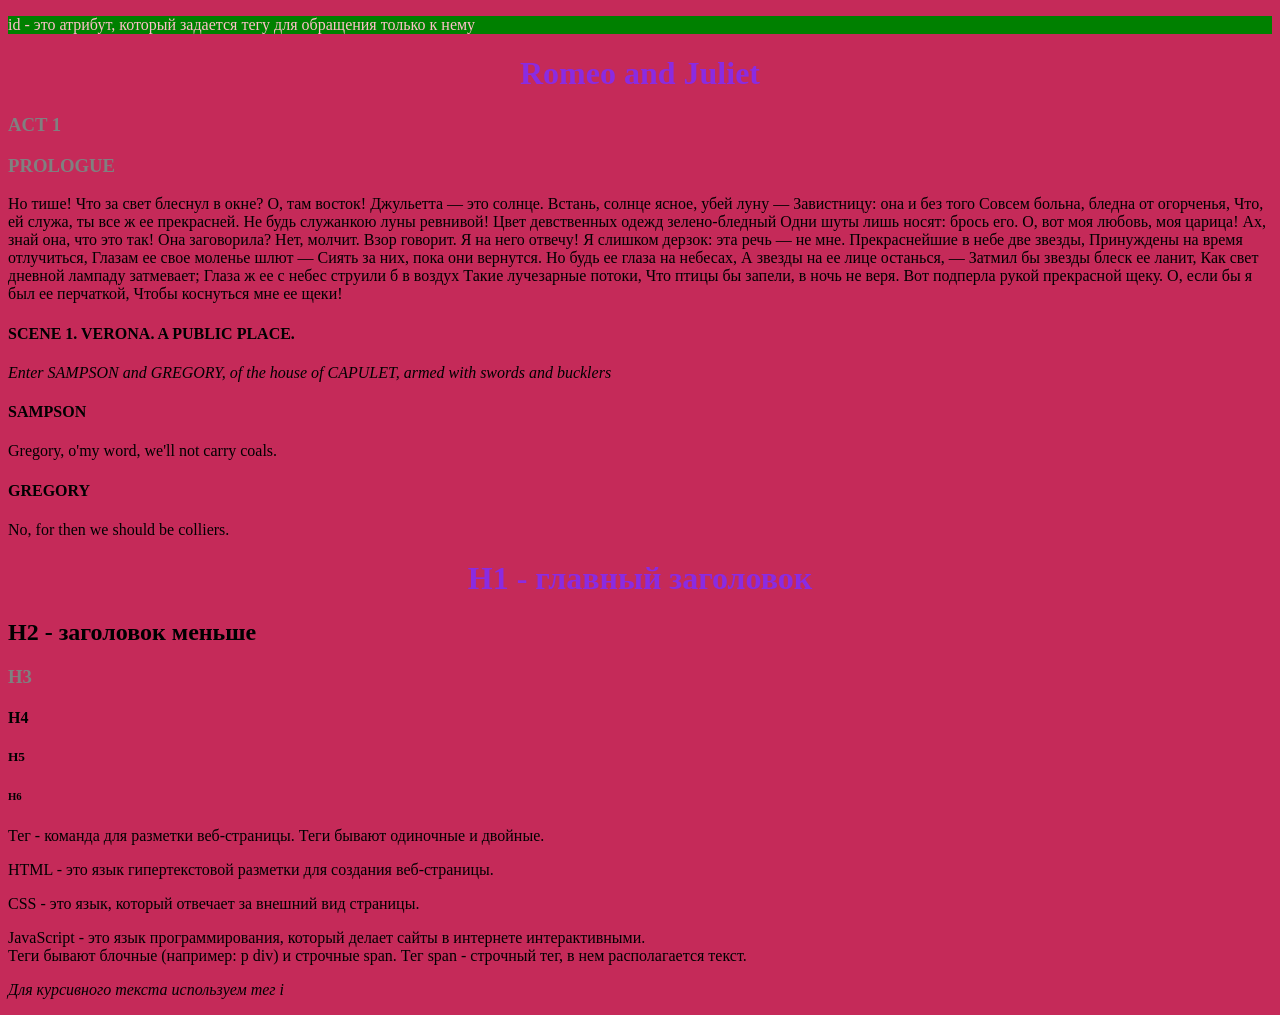
<file: 01-html-css-basics/index.html>
<!DOCTYPE html>
<html lang="ru">
<head>
    <meta charset="UTF-8">
    <meta name="viewport" content="width=device-width, initial-scale=1.0">
    <title>Разработка веб-страниц</title>
    <style>
        body {
            background: rgb(197, 42, 89);
        }
        h1 {
            color: blueviolet;
            text-align: center;
        }
        h3 {
            color: grey;
        }
        #myid1 {
            color: pink;
            background-color: green;
        }
    </style>
</head>
<body>
    <p id="myid1">id - это атрибут, который задается тегу для обращения только к нему</p>
 
    <h1>Romeo and Juliet</h1>
    <h3>ACT 1</h3>
    <h3>PROLOGUE</h3>
 
    <p>Но тише! Что за свет блеснул в окне?
        О, там восток! Джульетта — это солнце.
        Встань, солнце ясное, убей луну —
        Завистницу: она и без того
        Совсем больна, бледна от огорченья,
        Что, ей служа, ты все ж ее прекрасней.
        Не будь служанкою луны ревнивой!
        Цвет девственных одежд зелено-бледный
        Одни шуты лишь носят: брось его.
        О, вот моя любовь, моя царица!
        Ах, знай она, что это так!
        Она заговорила? Нет, молчит.
        Взор говорит. Я на него отвечу!
        Я слишком дерзок: эта речь — не мне.
        Прекраснейшие в небе две звезды,
        Принуждены на время отлучиться,
        Глазам ее свое моленье шлют —
        Сиять за них, пока они вернутся.
        Но будь ее глаза на небесах,
        А звезды на ее лице останься, —
        Затмил бы звезды блеск ее ланит,
        Как свет дневной лампаду затмевает;
        Глаза ж ее с небес струили б в воздух
        Такие лучезарные потоки,
        Что птицы бы запели, в ночь не веря.
        Вот подперла рукой прекрасной щеку.
        О, если бы я был ее перчаткой,
        Чтобы коснуться мне ее щеки!</p>
 
    <h4>SCENE 1. VERONA. A PUBLIC PLACE.</h4>
 
    <p><i>Enter SAMPSON and GREGORY, of the house of CAPULET, armed with swords and bucklers</i></p>
 
    <h4>SAMPSON</h4>
    <p>Gregory, o'my word, we'll not carry coals.</p>
 
    <h4>GREGORY</h4>
    <p>No, for then we should be colliers.</p>
 
    <h1>H1 - главный заголовок</h1>
    <h2>H2 - заголовок меньше</h2>
    <h3>H3</h3>
    <h4>H4</h4>
    <h5>H5</h5>
    <h6>H6</h6>
 
    <p>Тег - команда для разметки веб-страницы. Теги бывают одиночные и двойные.</p>
    <p>HTML - это язык гипертекстовой разметки для создания веб-страницы.</p>
    <p>CSS - это язык, который отвечает за внешний вид страницы.</p>
    <div>JavaScript - это язык программирования, который делает сайты в интернете интерактивными.</div>
    <span>Теги бывают блочные (например: p div) и строчные span.</span>
    <span>Тег span - строчный тег, в нем располагается текст.</span>
 
    <p><i>Для курсивного текста используем тег i</i></p>
</body>
</html>
</file>
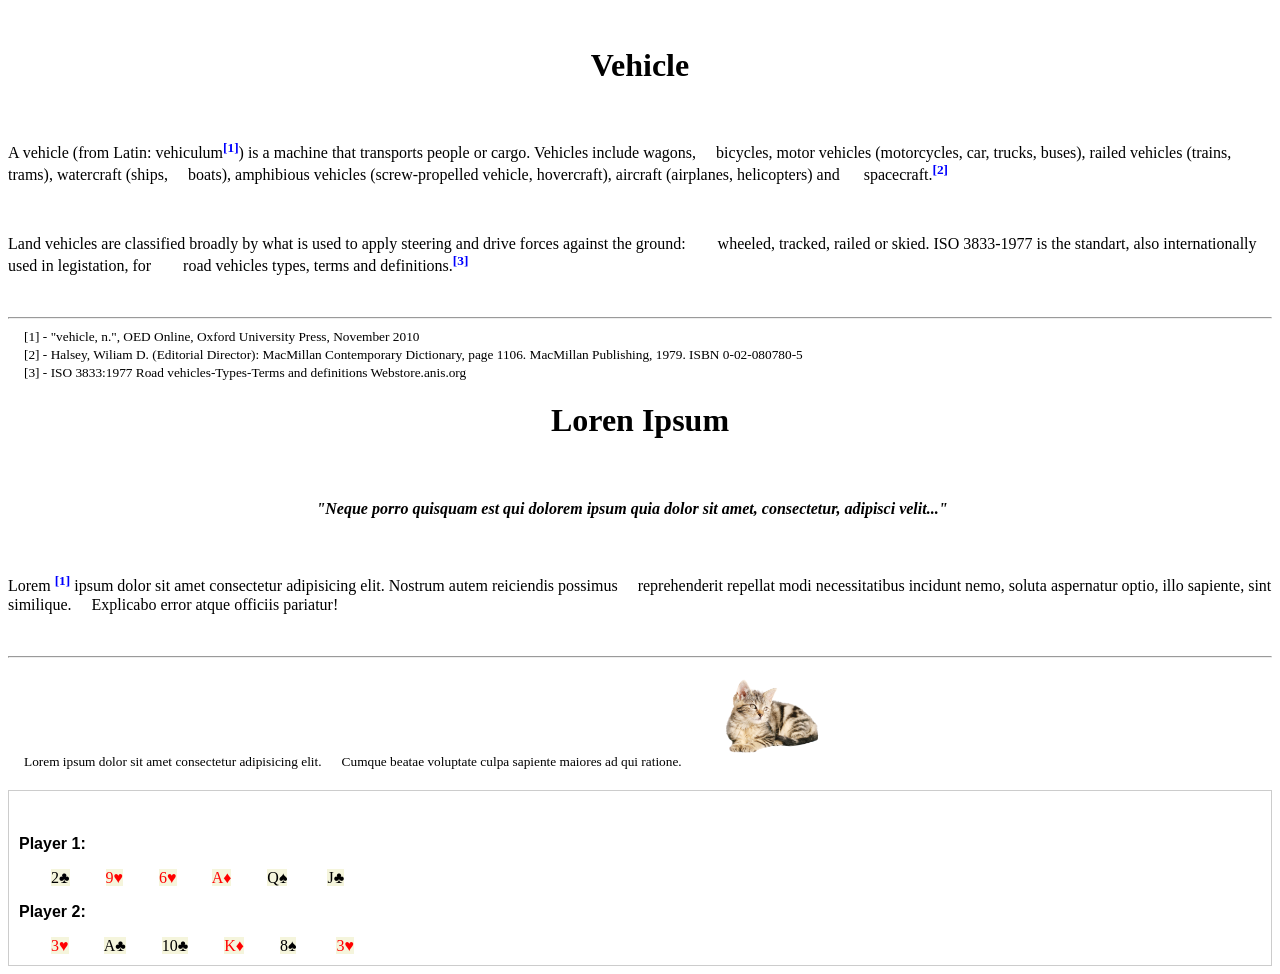
<file: 02-css-classes-and-images/index.html>
<!DOCTYPE html>
<html lang="ru">
<head>
    <meta charset="UTF-8">
    <meta name="viewport" content="width=device-width, initial-scale=1.0">
    <title>Vehicle & Lorem Ipsum</title>
    <!--Подключение CSS файла-->
    <link rel="stylesheet" href="style.css">
</head>
<body>
    <h1>Vehicle</h1>
    <p>A vehicle (from Latin: vehiculum<sup class="class_sup">[1]</sup>) is a machine that transports people or cargo. Vehicles include wagons,
    bicycles, motor vehicles (motorcycles, car, trucks, buses), railed vehicles (trains, trams), watercraft (ships,
    boats), amphibious vehicles (screw-propelled vehicle, hovercraft), aircraft (airplanes, helicopters) and 
    spacecraft.<sup class="class_sup">[2]</sup>
    </p>
 
    <p>Land vehicles are classified broadly by what is used to apply steering and drive forces against the ground:
       wheeled, tracked, railed or skied. ISO 3833-1977 is the standart, also internationally used in legistation, for
       road vehicles types, terms and definitions.<sup class="class_sup">[3]</sup>
    </p>
    <hr>
    <small>[1] - "vehicle, n.", OED Online, Oxford University Press, November 2010</small>
    <br>
    <small>[2] - Halsey, Wiliam D. (Editorial Director): MacMillan Contemporary Dictionary, page 1106. MacMillan Publishing, 1979. ISBN 0-02-080780-5</small>
    <br>
    <small>[3] - ISO 3833:1977 Road vehicles-Types-Terms and definitions Webstore.anis.org</small>
 
    <h1>Loren Ipsum</h1>
    <h4><i>"Neque porro quisquam est qui dolorem ipsum quia dolor sit amet, consectetur, adipisci velit..."</i>
    </h4>
 
    <p class="class2">Lorem <sup class="class_sup">[1]</sup> ipsum dolor sit amet consectetur adipisicing elit. Nostrum autem reiciendis possimus
    reprehenderit repellat modi necessitatibus incidunt nemo, soluta aspernatur optio, illo sapiente, sint similique.
    Explicabo error atque officiis pariatur!
    </p>
    <hr class="class2"> <!--Горизонтальная линия-->
    <small class="class2">Lorem ipsum dolor sit amet consectetur adipisicing elit.
     Cumque beatae voluptate culpa sapiente maiores ad qui ratione.
    </small>
 
    <img class="class2" src="cat.png" width="100px" height="100px" alt="Кот">
 
    <!--Карточные масти-->
    <div id="myid1">
        <p class="myclass1">Player 1:</p>
        <span class="myclass3">2♣</span>
        <span class="myclass2">9♥</span>
        <span class="myclass2">6♥</span>
        <span class="myclass2">A♦</span>
        <span class="myclass3">Q♠</span> 
        <span class="myclass3">J♣</span>
 
        <p class="myclass1">Player 2:</p>
        <span class="myclass2">3♥</span>
        <span class="myclass3">A♣</span>
        <span class="myclass3">10♣</span>
        <span class="myclass2">K♦</span>
        <span class="myclass3">8♠</span> 
        <span class="myclass2">3♥</span>
    </div>
</body>
</html>
</file>
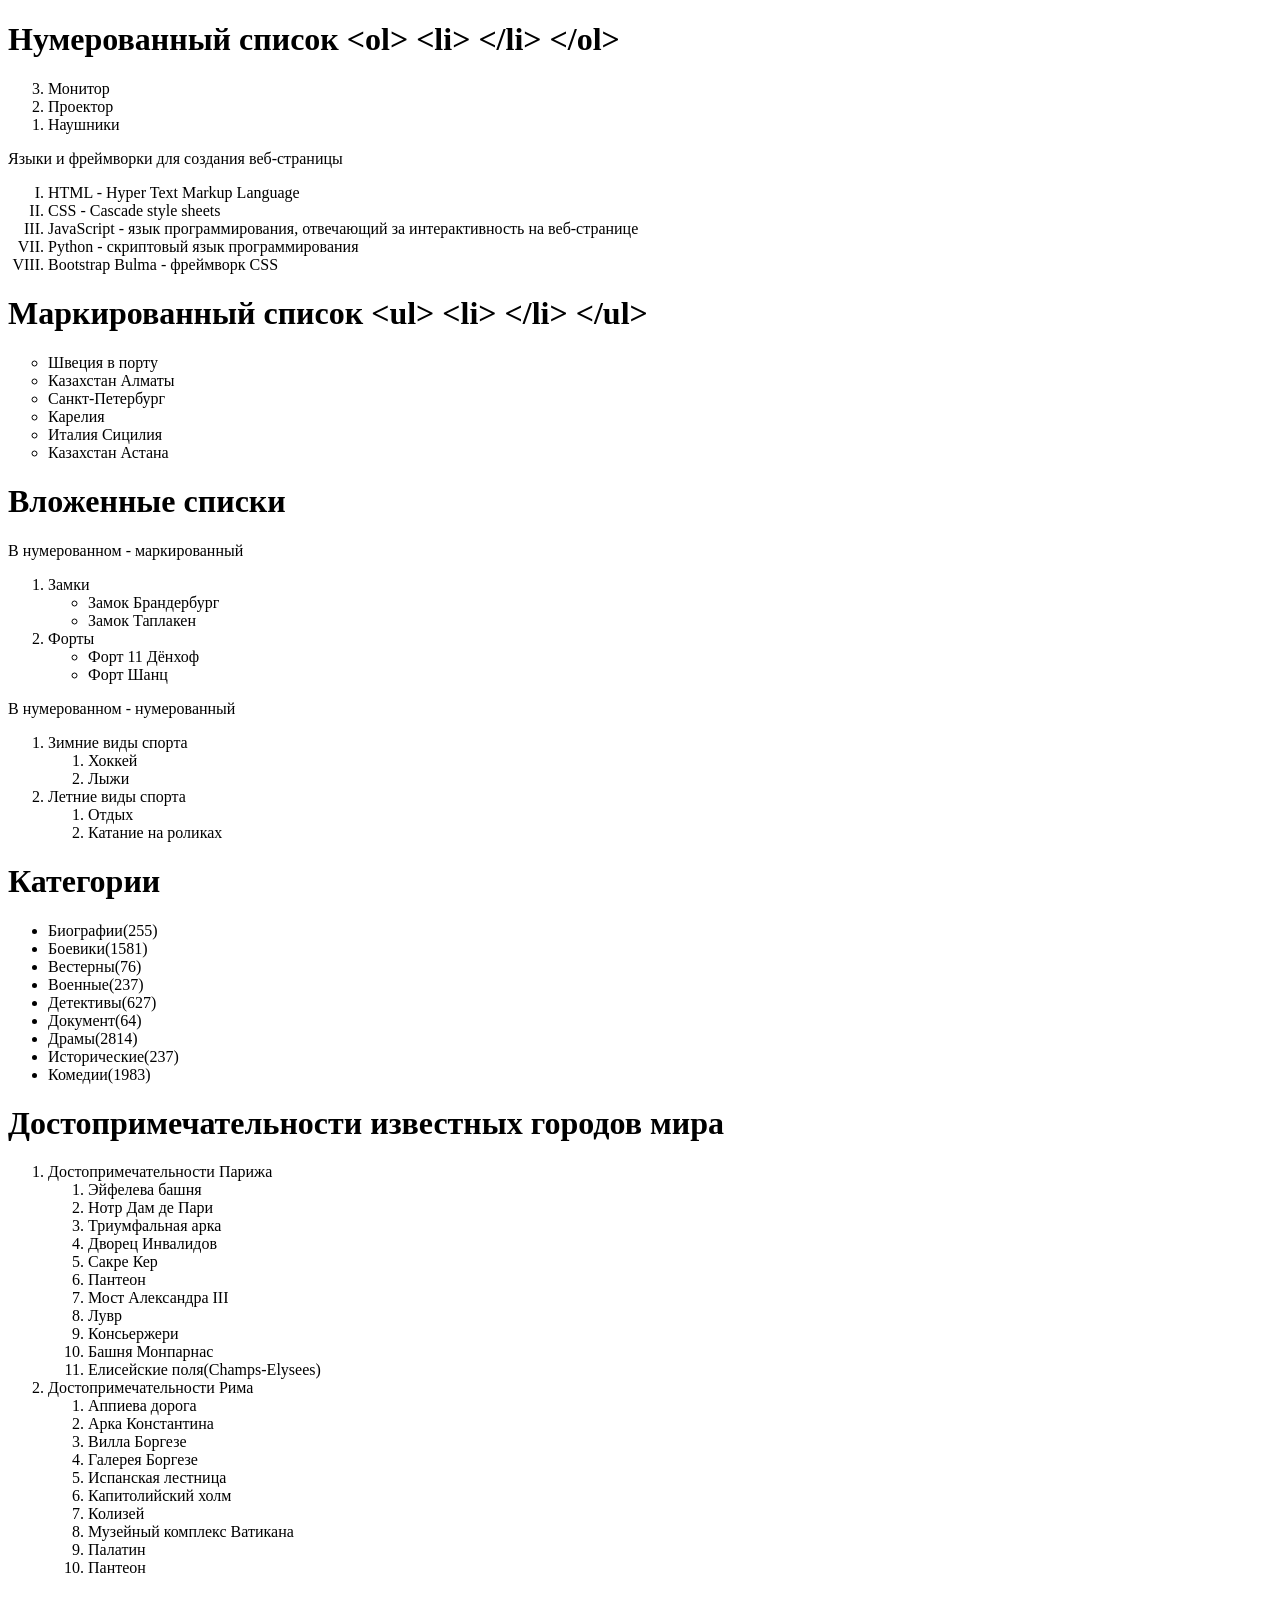
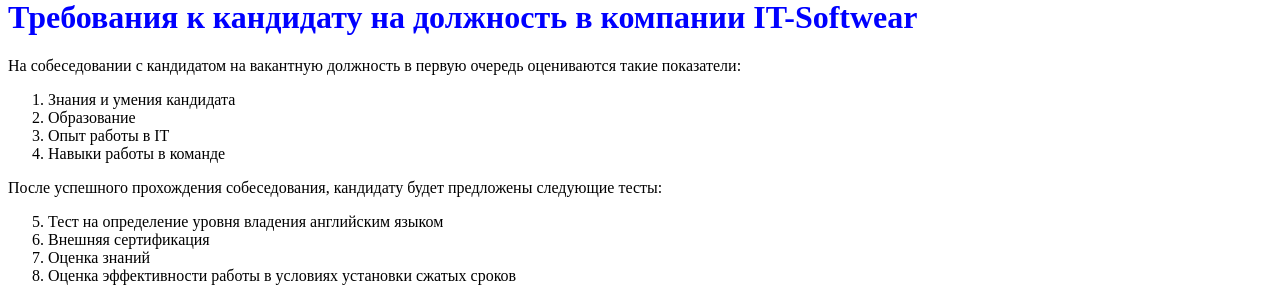
<file: 03-html-lists/index.html>
<!DOCTYPE html>
<html lang="ru">
<head>
    <meta charset="UTF-8">
    <meta name="viewport" content="width=device-width, initial-scale=1.0">
    <title>Нумерованные и маркированные списки</title>
    <link rel="stylesheet" href="style.css">
</head>
<body>
     <h1>Нумерованный список &lt;ol&gt; &lt;li&gt; &lt;/li&gt; &lt;/ol&gt;</h1>
     <ol reversed>
        <li>Монитор</li>
        <li>Проектор</li>
        <li>Наушники</li>
     </ol>
     <p>Языки и фреймворки для создания веб-страницы</p>
     <ol id="list1">
        <li>HTML - Hyper Text Markup Language</li>
        <li>CSS - Cascade style sheets</li>
        <li>JavaScript - язык программирования, отвечающий за интерактивность на веб-странице</li>
        <li value="7">Python - скриптовый язык программирования</li>
        <li>Bootstrap Bulma - фреймворк CSS</li>
     </ol>
     <h1>Маркированный список &lt;ul&gt; &lt;li&gt; &lt;/li&gt; &lt;/ul&gt;</h1>
     <ul id="list2">
        <li>Швеция в порту</li>
        <li>Казахстан Алматы</li>
        <li>Санкт-Петербург</li>
        <li>Карелия</li>
        <li>Италия Сицилия</li>
        <li>Казахстан Астана</li>
     </ul>
 
     <h1>Вложенные списки</h1>
     <p>В нумерованном - маркированный</p>
     <ol>
          <li>Замки
            <ul>
               <li>Замок Брандербург</li>
               <li>Замок Таплакен</li>
            </ul>
          </li>
          <li>Форты
            <ul>
               <li>Форт 11 Дёнхоф</li>
               <li>Форт Шанц</li>
            </ul>
          </li>
     </ol>
     <p>В нумерованном - нумерованный</p>
     <ol>
      <li>Зимние виды спорта
         <ol>
            <li>Хоккей</li>
            <li>Лыжи</li>
         </ol>
      </li>
      <li>Летние виды спорта
         <ol>
            <li>Отдых</li>
            <li>Катание на роликах</li>
         </ol>
      </li>
     </ol>
 
     <h1>Категории</h1>
     <ul id="list3">
      <li>Биографии(255)</li>
      <li>Боевики(1581)</li>
      <li>Вестерны(76)</li>
      <li>Военные(237)</li>
      <li>Детективы(627)</li>
      <li>Документ(64)</li>
      <li>Драмы(2814)</li>
      <li>Исторические(237)</li>
      <li>Комедии(1983)</li>
     </ul>
 
     <h1>Достопримечательности известных городов мира</h1>
     <ol>
      <li>Достопримечательности Парижа
       <ol>
         <li>Эйфелева башня</li>
         <li>Нотр Дам де Пари</li>
         <li>Триумфальная арка</li>
         <li>Дворец Инвалидов</li>
         <li>Сакре Кер</li>
         <li>Пантеон</li>
         <li>Мост Александра III</li>
         <li>Лувр</li>
         <li>Консьержери</li>
         <li>Башня Монпарнас</li>
         <li>Елисейские поля(Champs-Elysees)</li>
       </ol>
       </li>
       <li>Достопримечательности Рима
         <ol>
            <li>Аппиева дорога</li>
            <li>Арка Константина</li>
            <li>Вилла Боргезе</li>
            <li>Галерея Боргезе</li>
            <li>Испанская лестница</li>
            <li>Капитолийский холм</li>
            <li>Колизей</li>
            <li>Музейный комплекс Ватикана</li>
            <li>Палатин</li>
            <li>Пантеон</li>
         </ol>
       </li>
     </ol> <!-- Закрыли основной список городов -->
 
     <h1 id="list4">Требования к кандидату на должность в компании IT-Softwear</h1>
     <p>На собеседовании с кандидатом на вакантную должность в первую очередь оцениваются такие показатели:</p>
     <ol>
         <li>Знания и умения кандидата</li>
         <li>Образование</li>
         <li>Опыт работы в IT</li>
         <li>Навыки работы в команде</li>
     </ol>
     <p>После успешного прохождения собеседования, кандидату будет предложены следующие тесты:</p>
     <!-- Здесь должен быть список, а не просто теги li внутри p -->
     <ol>
         <li value="5">Тест на определение уровня владения английским языком</li>
         <li>Внешняя сертификация</li>
         <li>Оценка знаний</li>
         <li>Оценка эффективности работы в условиях установки сжатых сроков</li>
     </ol>
</body>
</html>
</file>
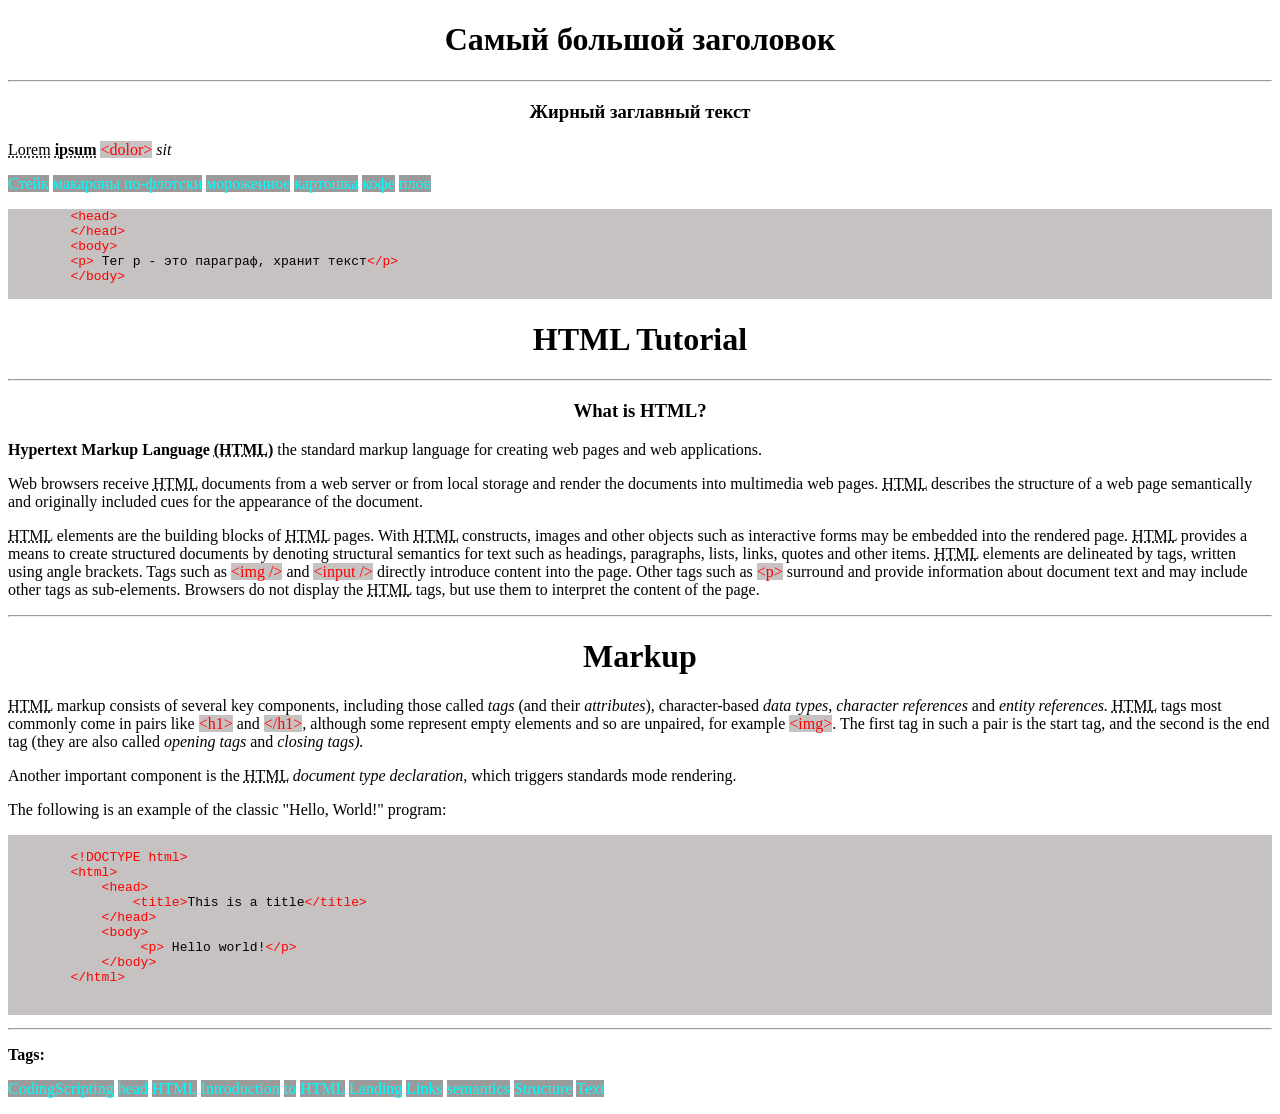
<file: 04-text-formatting/index.html>
<!DOCTYPE html>
<html lang="ru">
<head>
    <meta charset="UTF-8">
    <meta name="viewport" content="width=device-width, initial-scale=1.0">
    <title>Форматирование текста и работа со списками</title>
    <link rel="stylesheet" href="style.css">
</head>
<body>
    <h1>Самый большой заголовок</h1>
    <hr>
    <h3>Жирный заглавный текст</h3>
    <p>
        <span id="word1">Lorem</span> 
        <span id="word2">ipsum</span> 
        <span id="word3">&lt;dolor&gt;</span> 
        <i>sit</i> 
    </p>
    
    <p id="words">
        <span class="bgcolor">Стейк</span> 
        <span class="bgcolor">макароны по-флотски</span> 
        <span class="bgcolor">мороженное</span>
        <span class="bgcolor">картошка</span>
        <span class="bgcolor">кофе</span>
        <span class="bgcolor">плов</span>
    </p>
 
    <pre class="code1">
        &lt;head&gt;
        &lt;/head&gt;
        &lt;body&gt;
        &lt;p&gt;<span class="code-black"> Тег p - это параграф, хранит текст</span>&lt;/p&gt;
        &lt;/body&gt; 
    </pre>
    
    <h1>HTML Tutorial</h1>
    <hr>
    <h3>What is HTML?</h3>
    <p><span id="word4">Hypertext Markup Language</span> 
       <span id="word2"> (HTML)</span> the standard markup language for creating web pages and web applications.</p>
    
    <p>Web browsers receive 
       <span id="word5">HTML</span> 
       documents from a web server or from local storage and render the documents into multimedia web pages. 
       <span id="word5">HTML</span>
       describes the structure of a web page semantically and originally included cues for the appearance of the document.</p>
    
    <p><span id="word5">HTML</span>
       elements are the building blocks of 
       <span id="word5">HTML</span> pages. With 
       <span id="word5">HTML</span> constructs, images and other objects such as interactive forms may be embedded into the rendered page. 
       <span id="word5">HTML</span> provides a means to create structured documents by denoting structural semantics for text such as headings, paragraphs, lists, links, quotes and other items. 
       <span id="word5">HTML</span> elements are delineated by tags, written using angle brackets. Tags such as <span id="word3">&lt;img /&gt;</span> and <span id="word3">&lt;input /&gt;</span> directly introduce content into the page. Other tags such as <span id="word3">&lt;p&gt;</span> surround and provide information about document text and may include other tags as sub-elements. Browsers do not display the 
       <span id="word5">HTML</span> tags, but use them to interpret the content of the page.</p>
    
    <hr>
    <h1>Markup</h1>
    <p><span id="word5">HTML</span> markup consists of several key components, including those called <i>tags</i> (and their <i>attributes</i>), character-based <i>data types, character references</i> and <i>entity references.</i> 
       <span id="word5">HTML</span> tags most commonly come in pairs like <span id="word3">&lt;h1&gt;</span> and <span id="word3">&lt;/h1&gt;</span>, although some represent empty elements and so are unpaired, for example <span id="word3">&lt;img&gt;</span>. The first tag in such a pair is the start tag, and the second is the end tag (they are also called <i>opening tags</i> and <i>closing tags).</i></p>
    
    <p>Another important component is the 
       <span id="word5">HTML</span> <i>document type declaration,</i> which triggers standards mode rendering.</p>
    <p>The following is an example of the classic "Hello, World!" program:</p>
    
    <pre class="code1">
        <span id="word6">
        &lt;!DOCTYPE html&gt;
        &lt;html&gt;
            &lt;head&gt;
                &lt;title&gt;<span class="code-black">This is a title</span>&lt;/title&gt;
            &lt;/head&gt;
            &lt;body&gt;
                 &lt;p&gt; <span class="code-black">Hello world!</span>&lt;/p&gt;
            &lt;/body&gt;
        &lt;/html&gt;
        </span>
    </pre>
    
    <hr>
    <p><span id="word4">Tags:</span></p>
    <p id="words">
        <span class="bgcolor">CodingScripting</span> 
        <span class="bgcolor">head</span> 
        <span class="bgcolor">HTML</span>
        <span class="bgcolor">Introduction</span>
        <span class="bgcolor">to</span>
        <span class="bgcolor">HTML</span>
        <span class="bgcolor">Landing</span>
        <span class="bgcolor">Links</span>
        <span class="bgcolor">semantics</span>
        <span class="bgcolor">Structure</span>
        <span class="bgcolor">Text</span>
    </p>
</body>
</html>
</file>
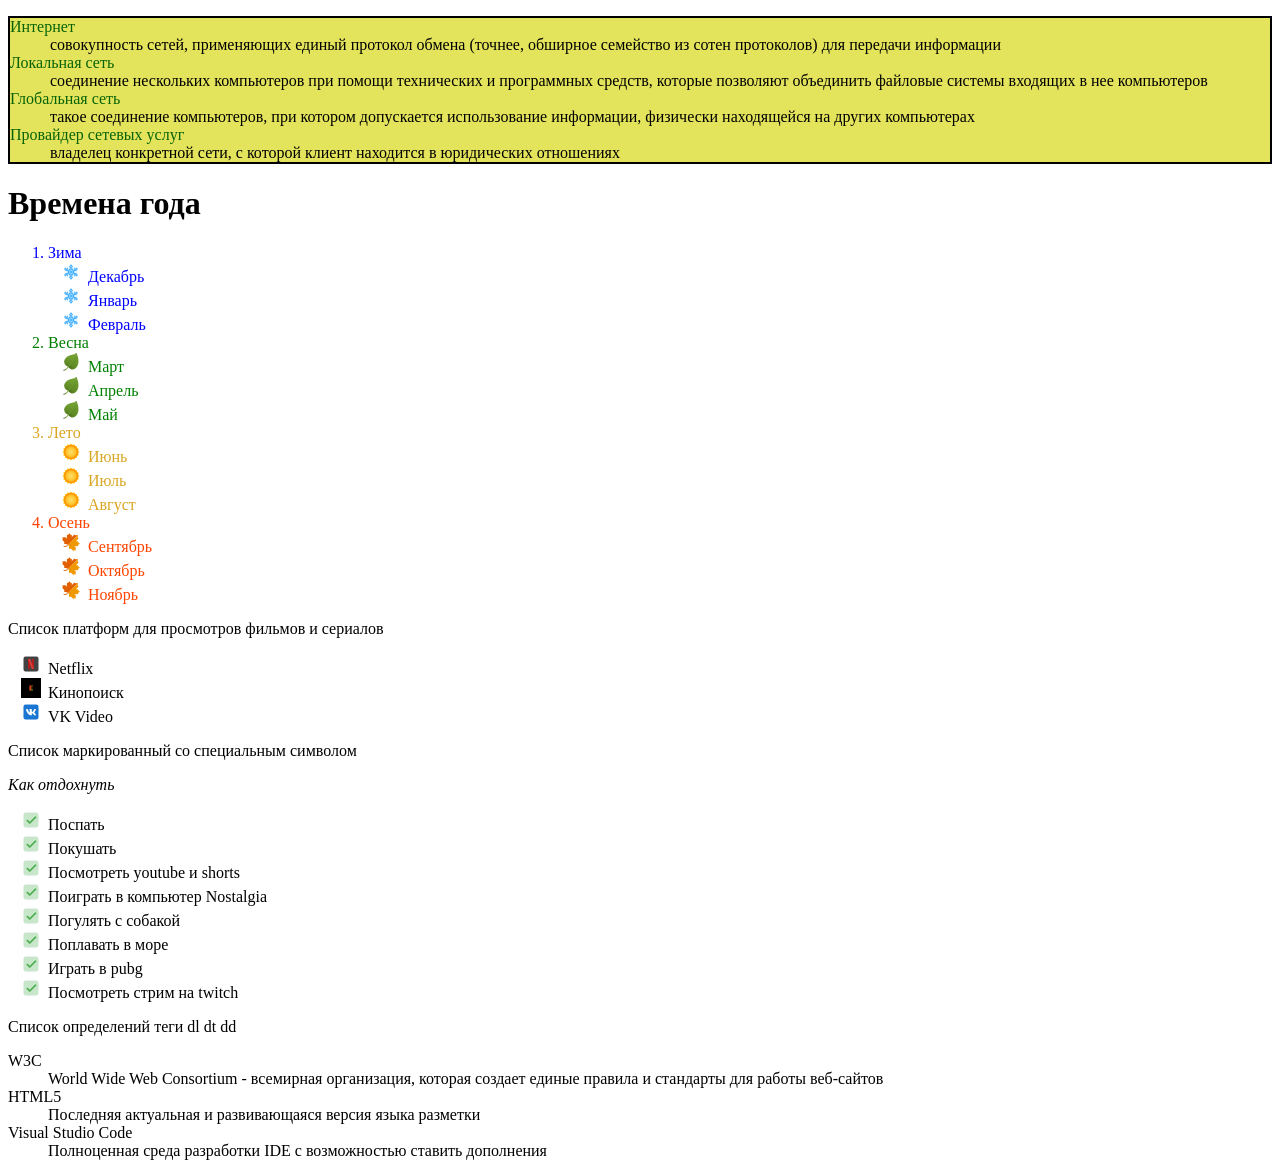
<file: 05-custom-lists/index.html>
<!DOCTYPE html>
<html lang="ru">
<head>
    <meta charset="UTF-8">
    <meta name="viewport" content="width=device-width, initial-scale=1.0">
    <title>Списки определений и кастомные маркеры</title>
    <link rel="stylesheet" href="style.css">
</head>
<body>
    <dl id="id1">
        <dt class="id2">Интернет</dt>
        <dd>совокупность сетей, применяющих единый протокол обмена (точнее, обширное семейство из сотен протоколов) для передачи информации</dd>
        <dt class="id2">Локальная сеть</dt>
        <dd>соединение нескольких компьютеров при помощи технических и программных средств, которые позволяют объединить файловые системы входящих в нее компьютеров</dd>
        <dt class="id2">Глобальная сеть</dt>
        <dd>такое соединение компьютеров, при котором допускается использование информации, физически находящейся на других компьютерах</dd>
        <dt class="id2">Провайдер сетевых услуг</dt>
        <dd>владелец конкретной сети, с которой клиент находится в юридических отношениях</dd>
    </dl>
 
    <h1>Времена года</h1>
    <ol>
        <li id="blue">Зима
            <ul>
                <li class="winter">Декабрь</li>
                <li class="winter">Январь</li>
                <li class="winter">Февраль</li>
            </ul>
        </li>
 
        <li id="green">Весна
            <ul>
                <li class="spring">Март</li>
                <li class="spring">Апрель</li>
                <li class="spring">Май</li>
            </ul>
        </li>
    
        <li id="yellow">Лето
            <ul>
                <li class="summer">Июнь</li>
                <li class="summer">Июль</li>
                <li class="summer">Август</li>
            </ul>
        </li>
 
        <li id="red">Осень
            <ul>
                <li class="autumn">Сентябрь</li>
                <li class="autumn">Октябрь</li>
                <li class="autumn">Ноябрь</li>
            </ul>
        </li>
    </ol>
 
    <p>Список платформ для просмотров фильмов и сериалов</p>
    <ul>
        <li id="id_Netflix">Netflix</li>
        <li id="Kinopoisk">Кинопоиск</li>
        <li id="id_vk">VK Video</li>
    </ul>
 
    <p>Список маркированный со специальным символом</p>
    <p><i>Как отдохнуть</i></p>
    <ul id="style1">
        <li>Поспать</li>
        <li>Покушать</li>
        <li>Посмотреть youtube и shorts</li>
        <li>Поиграть в компьютер Nostalgia</li>
        <li>Погулять с собакой</li>
        <li>Поплавать в море</li>
        <li>Играть в pubg</li>
        <li>Посмотреть стрим на twitch</li>
    </ul>
    
    <p>Список определений теги dl dt dd</p>
    <dl>
        <dt>W3C</dt>
        <dd>World Wide Web Consortium - всемирная организация, которая создает единые правила и стандарты для работы веб-сайтов</dd>
        <dt>HTML5</dt>
        <dd>Последняя актуальная и развивающаяся версия языка разметки</dd>
        <dt>Visual Studio Code</dt>
        <dd>Полноценная среда разработки IDE с возможностью ставить дополнения</dd>
    </dl>
</body>
</html>
</file>
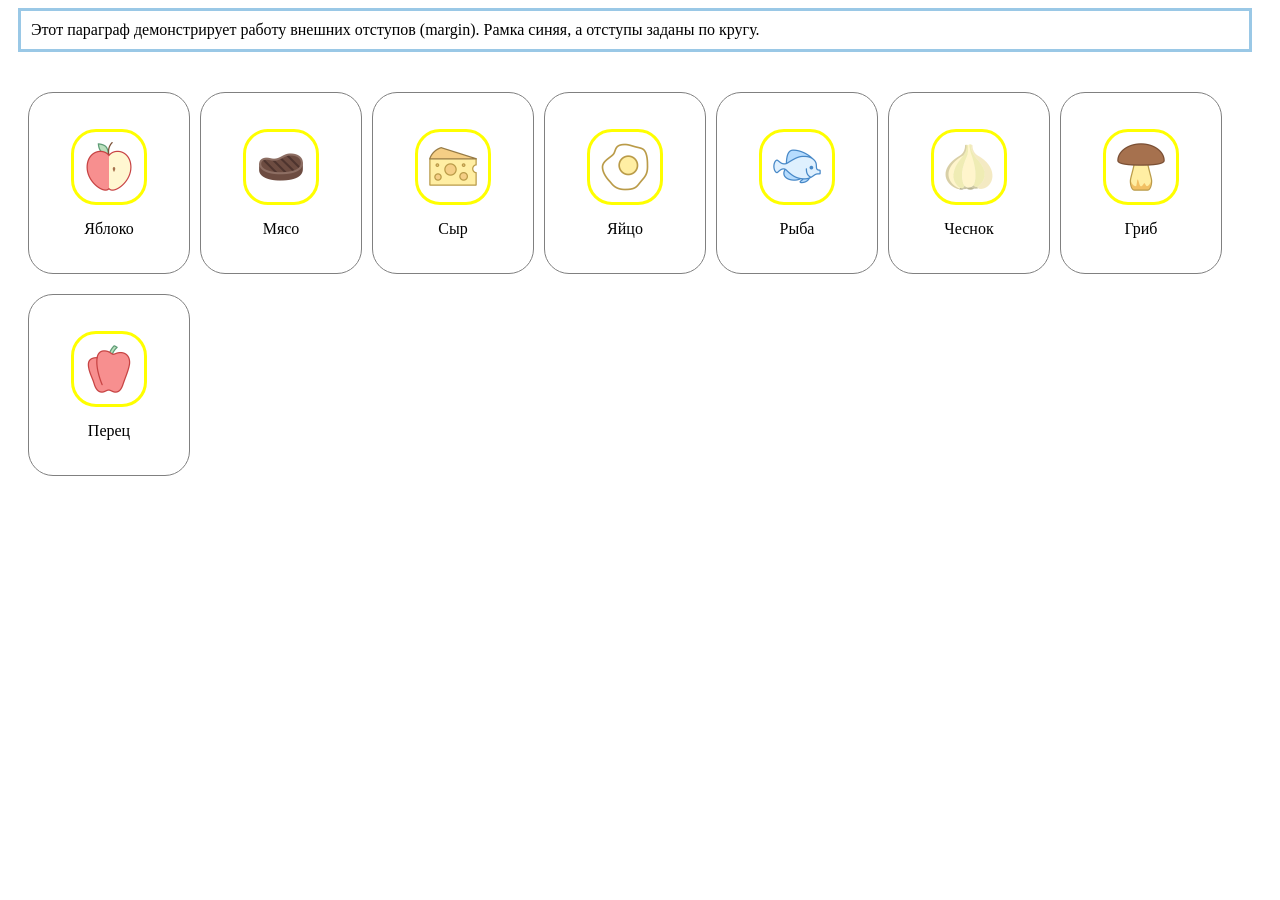
<file: 06-box-model/index.html>
<!DOCTYPE html>
<html lang="ru">
<head>
    <meta charset="UTF-8">
    <meta name="viewport" content="width=device-width, initial-scale=1.0">
    <title>Блочная модель (Box Model)</title>
    <link rel="stylesheet" href="style.css">
</head>
<body>
    <p>Этот параграф демонстрирует работу внешних отступов (margin). Рамка синяя, а отступы заданы по кругу.</p>
 
    <div class="card-container">
        <div class="borderclass">
            <img class="imgclass" src="apple.png" alt="Яблоко" width="50">
            <span>Яблоко</span>
        </div>
        <div class="borderclass">
            <img class="imgclass" src="meat.png" alt="Мясо" width="50">
            <span>Мясо</span>
        </div>
        <div class="borderclass">
            <img class="imgclass" src="cheese.png" alt="Сыр" width="50">
            <span>Сыр</span>
        </div>
        <div class="borderclass">
            <img class="imgclass" src="egg.png" alt="Яйцо" width="50">
            <span>Яйцо</span>
        </div>
        <div class="borderclass">
            <img class="imgclass" src="fish.png" alt="Рыба" width="50">
            <span>Рыба</span>
        </div>
        <div class="borderclass">
            <img class="imgclass" src="garlic.png" alt="Чеснок" width="50">
            <span>Чеснок</span>
        </div>
        <div class="borderclass">
            <img class="imgclass" src="mushroom.png" alt="Гриб" width="50">
            <span>Гриб</span>
        </div>
        <div class="borderclass">
            <img class="imgclass" src="pepper.png" alt="Перец" width="50">
            <span>Перец</span>
        </div>
    </div>
</body>
</html>
</file>
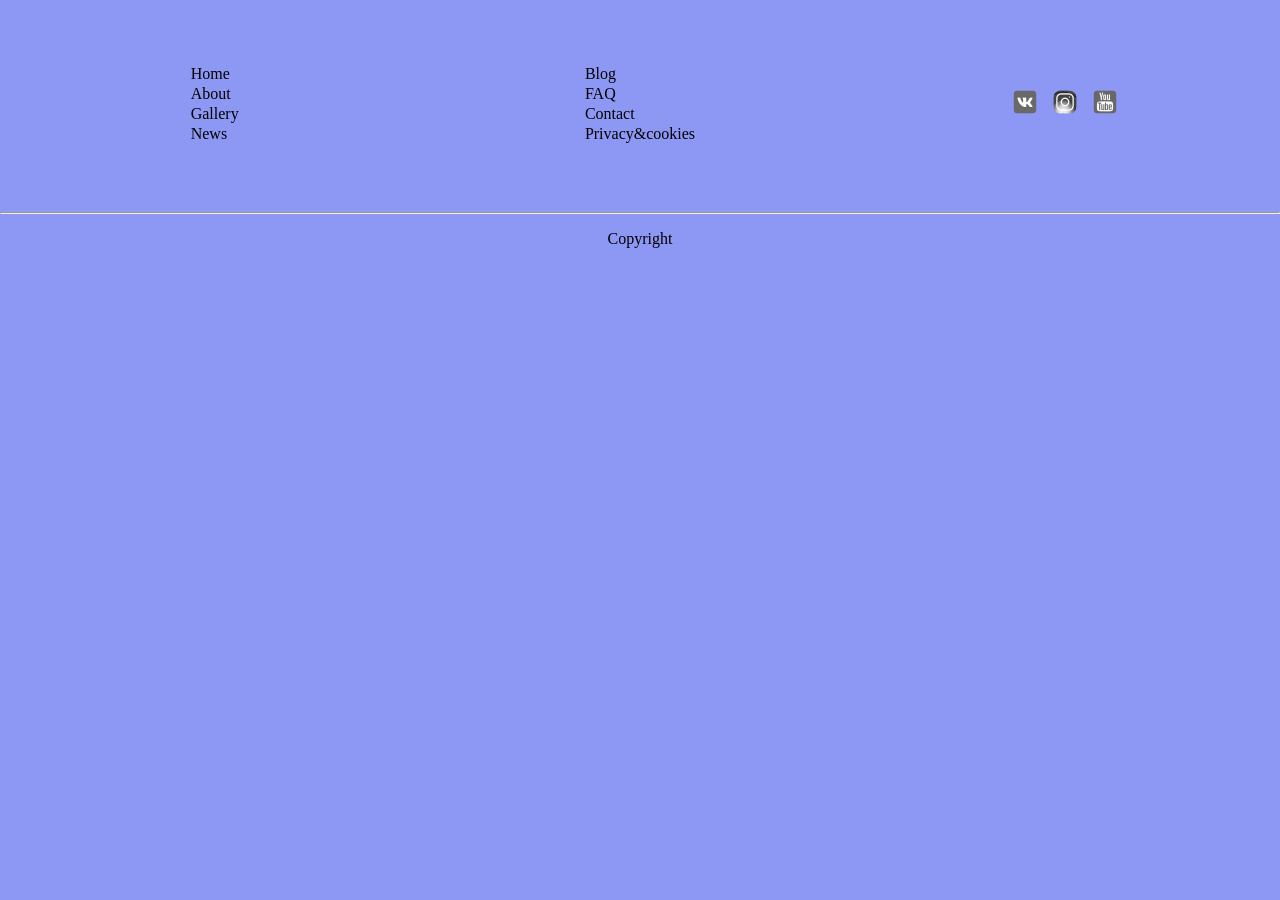
<file: 07-footer-grid/index.html>
<!DOCTYPE html>
<html lang="ru">
<head>
    <meta charset="UTF-8">
    <meta name="viewport" content="width=device-width, initial-scale=1.0">
    <title>Footer (Grid)</title>
    <link rel="stylesheet" href="style.css">
</head>
<body>
    <div class="wrapper">
        <div class="wrapfirst">
            <a href="">Home</a>
            <a href="">About</a>
            <a href="">Gallery</a>
            <a href="">News</a>
        </div>
        <div class="wrapfirst">
            <a href="">Blog</a>
            <a href="">FAQ</a>
            <a href="">Contact</a>
            <a href="">Privacy&cookies</a>
        </div>
        <div class="imagefirst">
            <img src="vk.png" alt="иконка вк">
            <img src="inst.png" alt="иконка inst">
            <img src="youtube.png" alt="иконка youtube">
        </div>
    </div>
    <hr>
    <p class="pclass">Copyright</p>
</body>
</html>
</file>
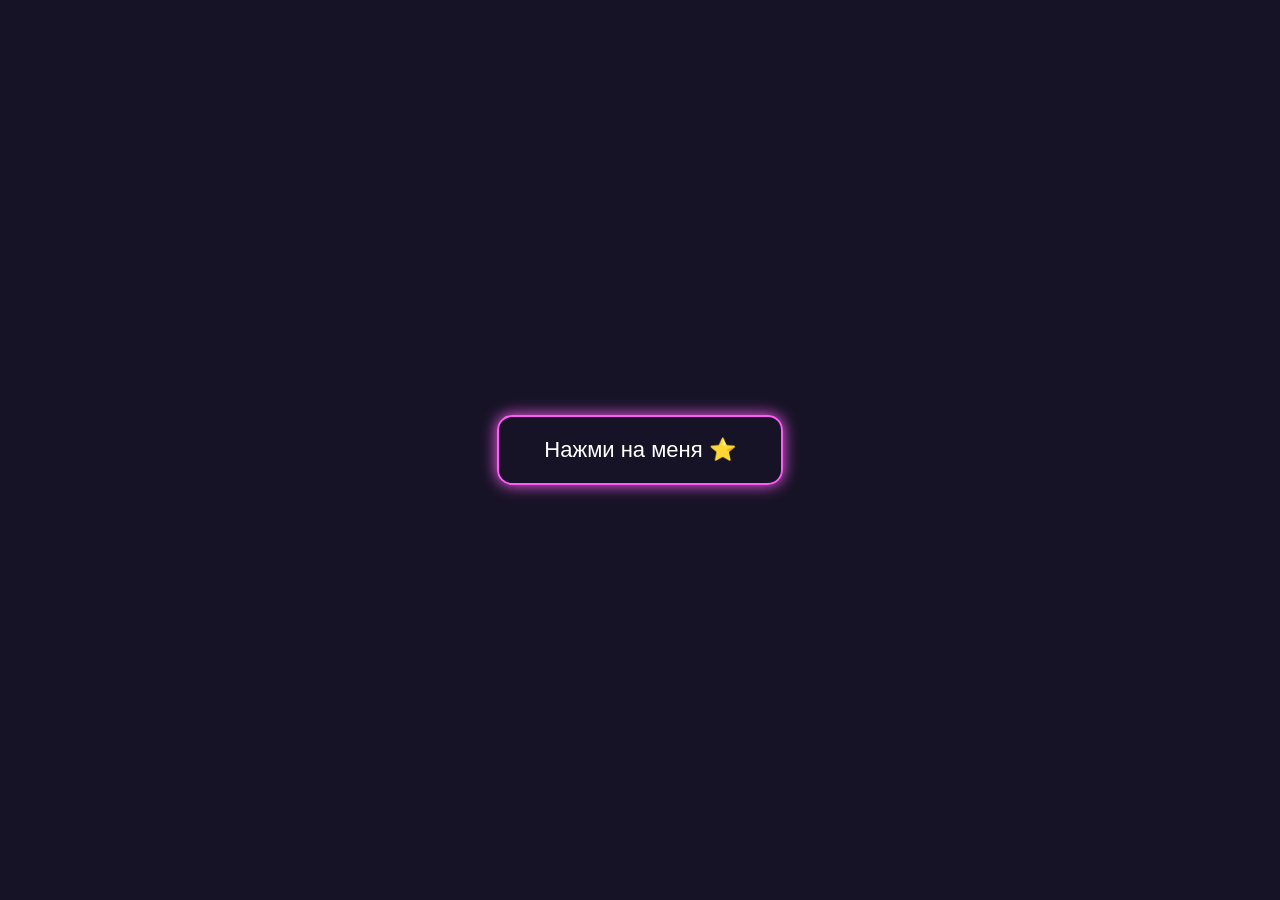
<file: 08-neon-button/index.html>
<!DOCTYPE html>
<html lang="ru">
<head>
    <meta charset="UTF-8">
    <meta name="viewport" content="width=device-width, initial-scale=1.0">
    <title>Неоновая кнопка</title>
    <link rel="stylesheet" href="style.css">
</head>
<body>
    <button class="neonButton">Нажми на меня ⭐</button>
</body>
</html>
</file>
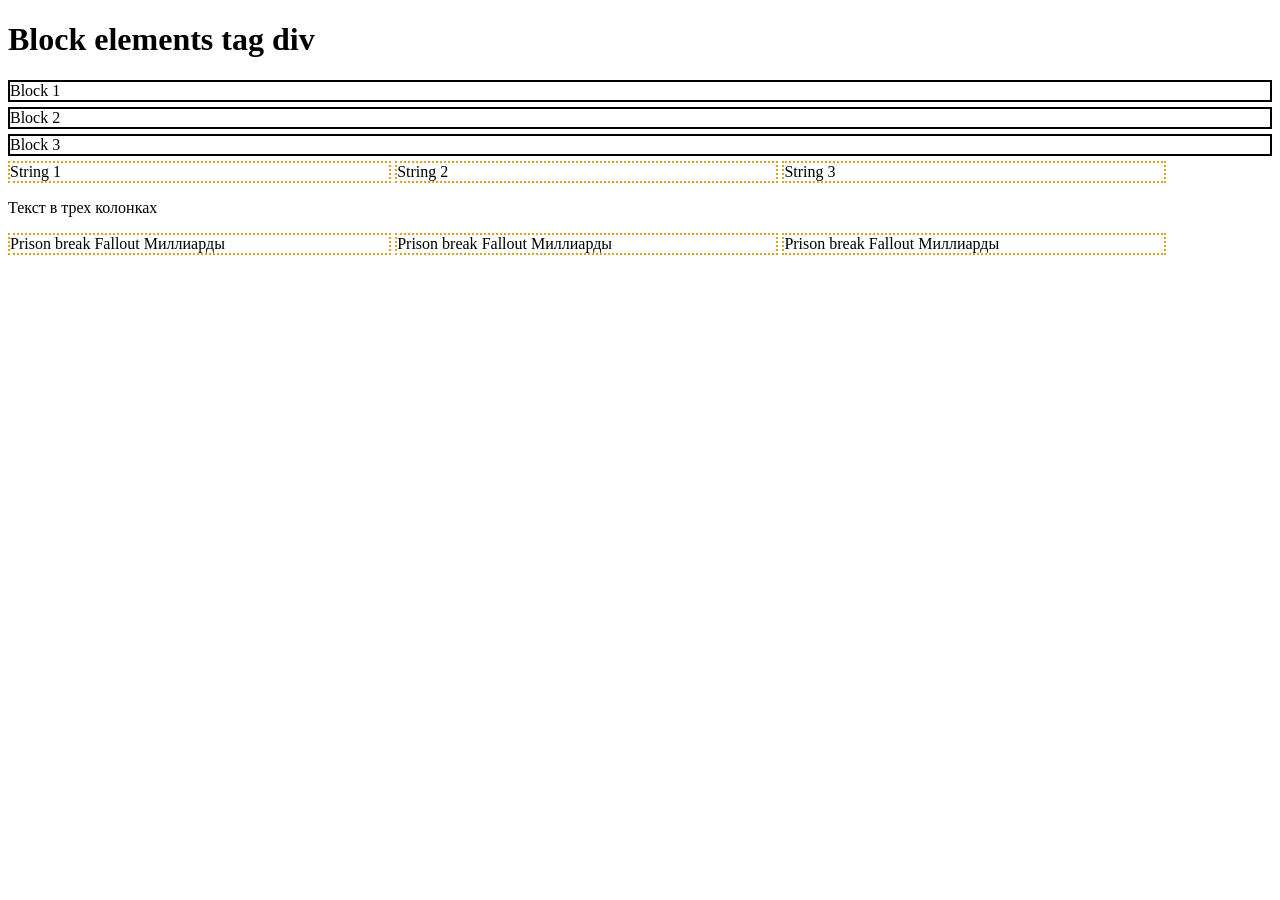
<file: 09-block-inline/index.html>
<!DOCTYPE html>
<html lang="ru">
<head>
    <meta charset="UTF-8">
    <meta name="viewport" content="width=device-width, initial-scale=1.0">
    <title>Блочные и строчные теги</title>
    <link rel="stylesheet" href="style.css">
</head>
<body>
    <h1>Block elements tag div</h1>
    <div class="boxdiv">Block 1</div>
    <div class="boxdiv">Block 2</div>
    <div class="boxdiv">Block 3</div>
    
    <span class="stringspan">String 1</span>
    <span class="stringspan">String 2</span>
    <span class="stringspan">String 3</span>
    
    <p>Текст в трех колонках</p>
    <!-- Исправил ошибку: p нельзя вкладывать в span, поэтому убрал внешние span -->
    <div class="stringspan">
        <p class="pclass">Prison break</p>
        <p class="pclass">Fallout</p>
        <p class="pclass">Миллиарды</p>
    </div>
    <div class="stringspan">
        <p class="pclass">Prison break</p>
        <p class="pclass">Fallout</p>
        <p class="pclass">Миллиарды</p>
    </div>
    <div class="stringspan">
        <p class="pclass">Prison break</p>
        <p class="pclass">Fallout</p>
        <p class="pclass">Миллиарды</p>
    </div>
</body>
</html>
</file>
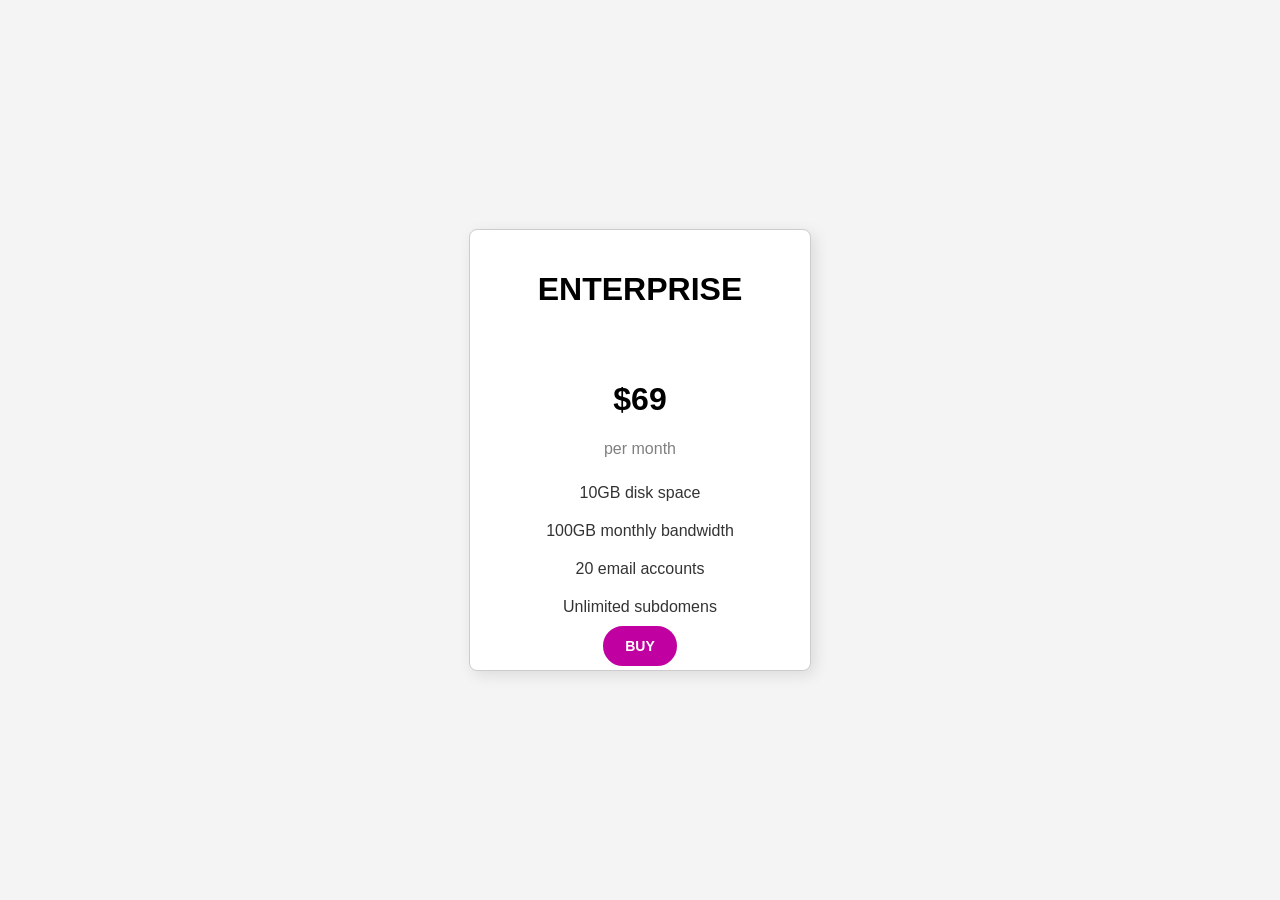
<file: 10-pricing-card/index.html>
<!DOCTYPE html>
<html lang="ru">
<head>
    <meta charset="UTF-8">
    <meta name="viewport" content="width=device-width, initial-scale=1.0">
    <title>Карточка тарифа</title>
    <link rel="stylesheet" href="style.css">
</head>
<body>
    <div class="card">
        <h1>ENTERPRISE</h1>
        <hr>
        <h1>$69</h1>
        <p>per month</p>
        <h3>10GB disk space</h3>
        <h3>100GB monthly bandwidth</h3>
        <h3>20 email accounts</h3>
        <h3>Unlimited subdomens</h3>
        <button class="buyButton">BUY</button>
    </div>
</body>
</html>
</file>
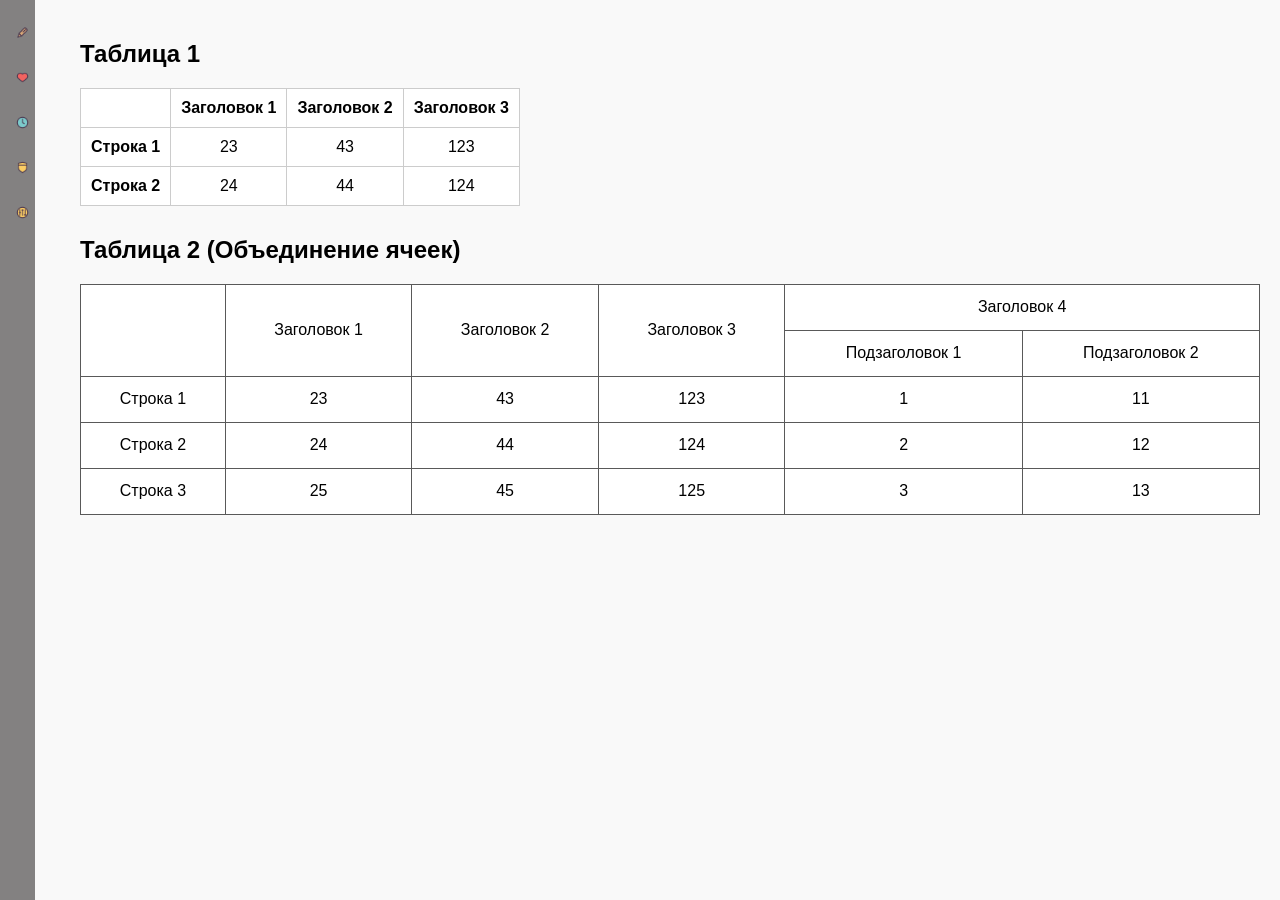
<file: 11-sidebar-tables/index.html>
<!DOCTYPE html>
<html lang="ru">
<head>
    <meta charset="UTF-8">
    <meta name="viewport" content="width=device-width, initial-scale=1.0">
    <title>Sidebar и Таблицы</title>
    <link rel="stylesheet" href="style.css">
</head>
<body>
    <div class="sidebarbg">
        <div class="sidebar">
            <img class="sidebaritem" src="edit.png" alt="карандаш">
            <span class="sidebartext">EDIT</span>
        </div>
        <div class="sidebar">
            <img class="sidebaritem" src="favorites.png" alt="сердце">
            <span class="sidebartext">FAVORITES</span>
        </div>
        <div class="sidebar">
            <img class="sidebaritem" src="history.png" alt="часы">
            <span class="sidebartext">HISTORY</span>
        </div>
        <div class="sidebar">
            <img class="sidebaritem" src="security.png" alt="щит">
            <span class="sidebartext">SECURITY</span>
        </div>
        <div class="sidebar">
            <img class="sidebaritem" src="settings.png" alt="настройки">
            <span class="sidebartext">SETTINGS</span>
        </div>
    </div>
 
    <div class="content">
        <h2>Таблица 1</h2>
        <table>
            <thead>
                <tr>
                    <th></th>
                    <th>Заголовок 1</th>
                    <th>Заголовок 2</th>
                    <th>Заголовок 3</th>
                </tr>
            </thead>
            <tbody>
                <tr>
                    <td><b>Строка 1</b></td>
                    <td>23</td>
                    <td>43</td>
                    <td>123</td>
                </tr>
                <tr>
                    <td><b>Строка 2</b></td>
                    <td>24</td>
                    <td>44</td>
                    <td>124</td>
                </tr>
            </tbody>
        </table>
 
        <h2>Таблица 2 (Объединение ячеек)</h2>
        <table class="iksweb">
            <tr>
                <td rowspan="2"></td>
                <td rowspan="2">Заголовок 1</td>
                <td rowspan="2">Заголовок 2</td>
                <td rowspan="2">Заголовок 3</td>
                <td colspan="2">Заголовок 4</td>
            </tr>
            <tr>
                <td>Подзаголовок 1</td>
                <td>Подзаголовок 2</td>
            </tr>
            <tr>
                <td>Строка 1</td>
                <td>23</td>
                <td>43</td>
                <td>123</td>
                <td>1</td>
                <td>11</td>
            </tr>
            <tr>
                <td>Строка 2</td>
                <td>24</td>
                <td>44</td>
                <td>124</td>
                <td>2</td>
                <td>12</td>
            </tr>
            <tr>
                <td>Строка 3</td>
                <td>25</td>
                <td>45</td>
                <td>125</td>
                <td>3</td>
                <td>13</td>
            </tr>
        </table>
    </div>
</body>
</html>
</file>
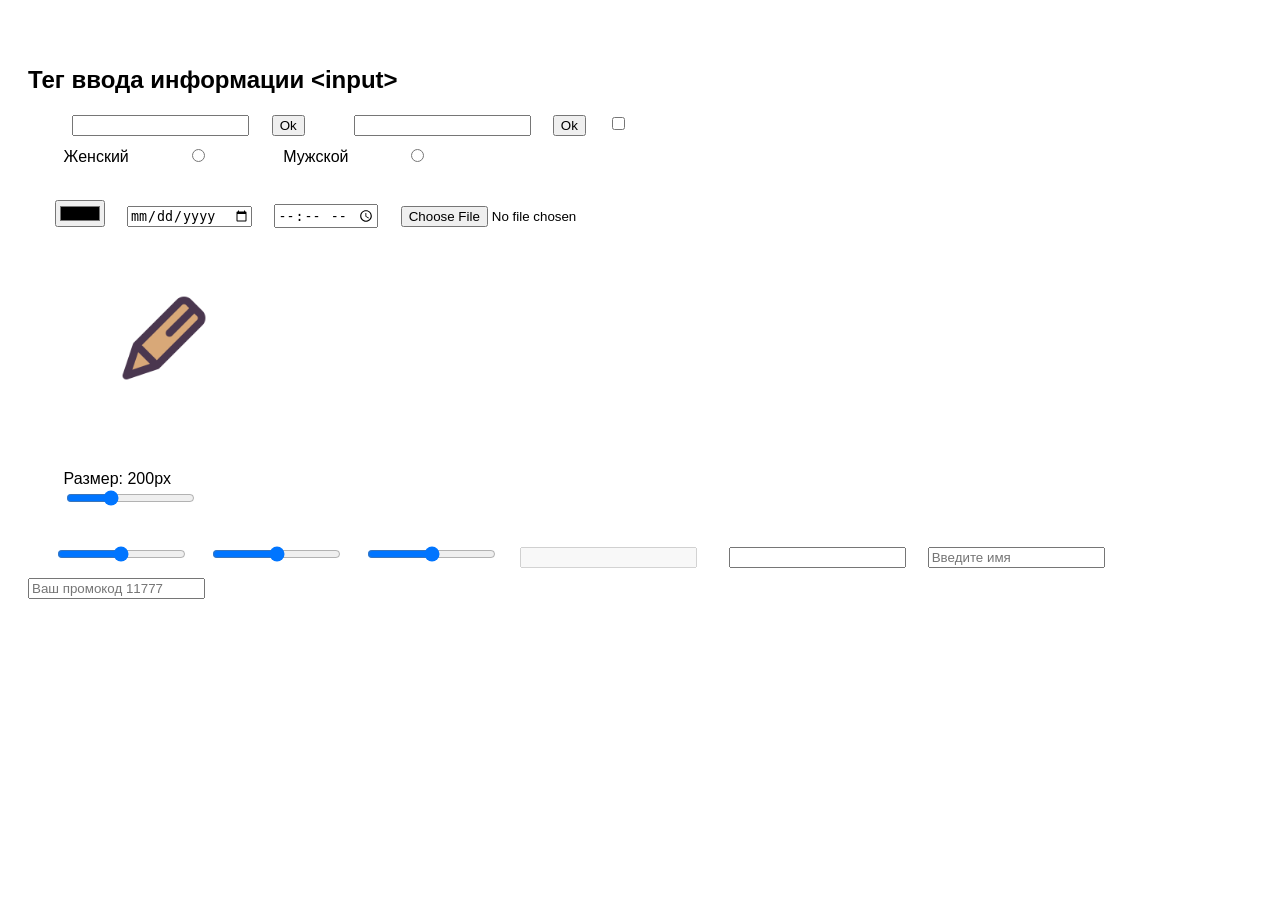
<file: 12-input-forms/index.html>
<!DOCTYPE html>
<html lang="ru">
<head>
    <meta charset="UTF-8">
    <meta name="viewport" content="width=device-width, initial-scale=1.0">
    <title>Тег ввода</title>
    <link rel="stylesheet" href="style.css">
</head>
<body>
    <h2>Тег ввода информации &lt;input&gt;</h2>
 
    <!-- Ввод и кнопка -->
    <input type="text">
    <button>Ok</button>
 
    <!-- Ввод пароля и кнопка -->
    <input type="password">
    <input type="button" value="Ok">
    <input type="checkbox">
 
    <div>
        <label>Женский
            <input type="radio" value="female" name="gender">
        </label>
        <label>Мужской
            <input type="radio" value="male" name="gender">
        </label>
    </div>
 
    <br>
 
    <input type="color">
    <input type="date">
    <input type="time">
    <input type="file">
 
    <div>
        <img id="myImage" src="edit.png" alt="Картинка" width="200" height="200">
    </div>
 
    <div>
        <label>Размер: <span id="sizeValue">200</span>px</label>
        <br>
        <input type="range" id="sizeRange" min="50" max="500" value="200" step="5">
    </div>
 
    <br>
 
    <input type="range">
    <input type="range" min="1" max="100" step="1">
    <input type="range" min="1" max="101" step="50">
    <input disabled>
 
    <input type="email">
    <input type="text" placeholder="Введите имя">
    <input readonly placeholder="Ваш промокод 11777">
</body>
</html>
</file>
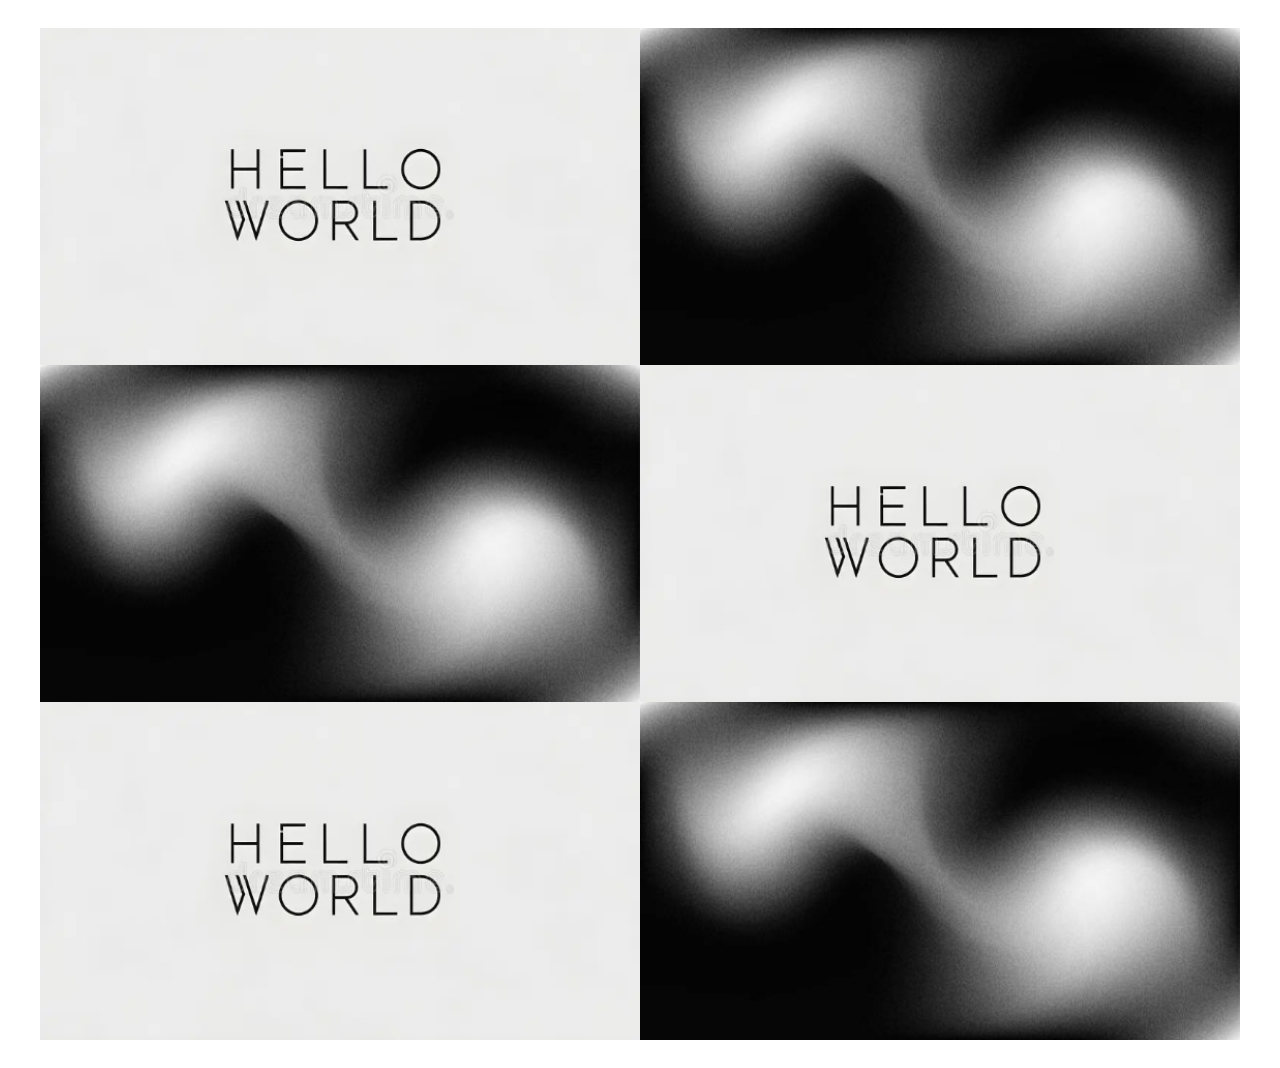
<file: 13-photo-grid/index.html>
<!DOCTYPE html>
<html lang="ru">
<head>
    <meta charset="UTF-8">
    <meta name="viewport" content="width=device-width, initial-scale=1.0">
    <title>Фотогалерея (Grid)</title>
    <link rel="stylesheet" href="style.css">
</head>
<body>
    <div class="photo-grid">
        <img src="helloworld.jpg" alt="HELLO WORLD" class="img-one">
        <img src="gradient.jpg" alt="Gradient" class="img-two">
        <img src="helloworld.jpg" alt="HELLO WORLD" class="img-three">
        <img src="gradient.jpg" alt="Gradient" class="img-four">
        <img src="helloworld.jpg" alt="HELLO WORLD" class="img-five">
        <img src="gradient.jpg" alt="Gradient" class="img-six">
    </div>
</body>
</html>
</file>
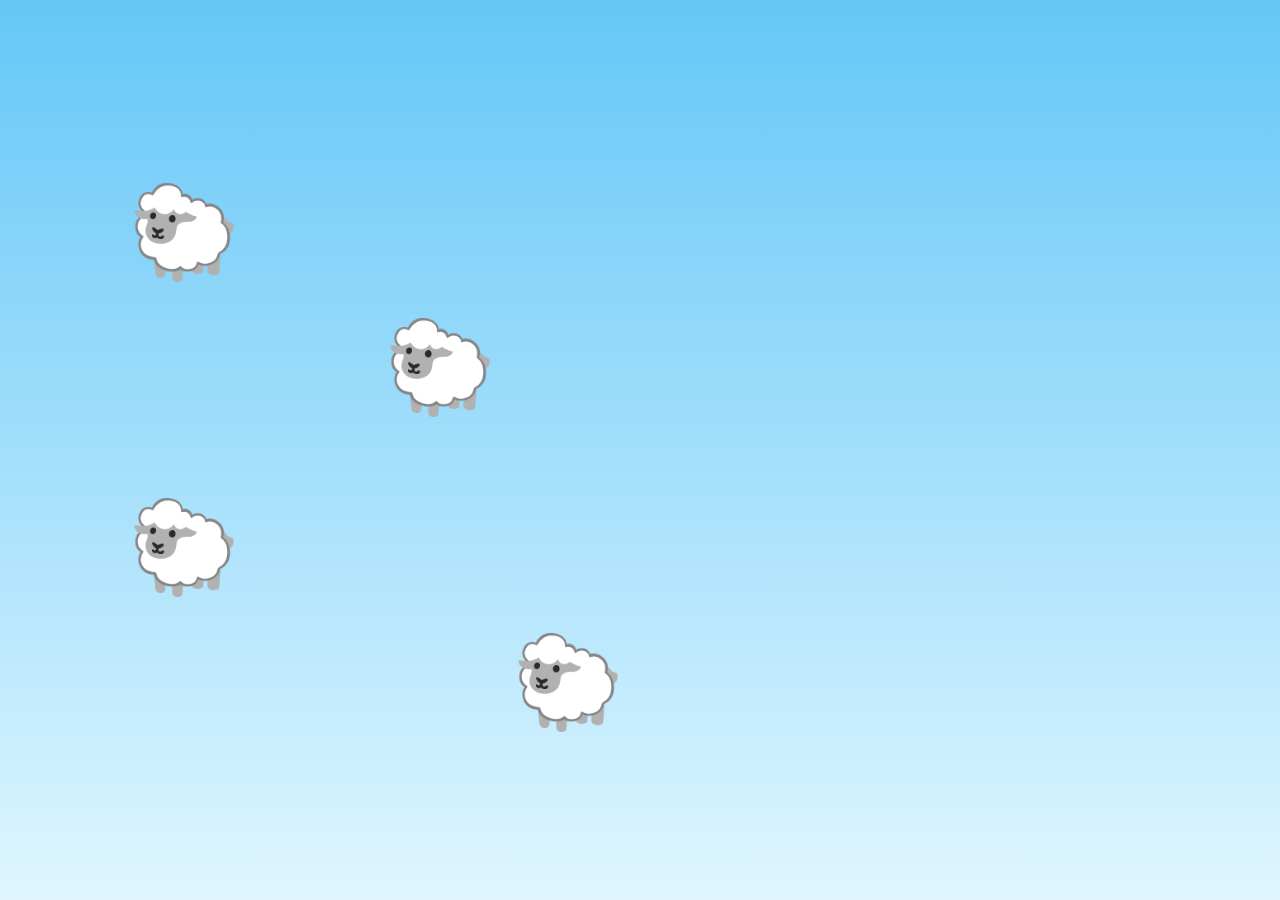
<file: 14-css-animation/index.html>
<!DOCTYPE html>
<html lang="ru">
<head>
    <meta charset="UTF-8">
    <meta name="viewport" content="width=device-width, initial-scale=1.0">
    <title>CSS Анимация</title>
    <link rel="stylesheet" href="style.css">
</head>
<body>
    <div class="sky">
        <div class="sheep sheep-one">🐑</div>
        <div class="sheep sheep-two">🐑</div>
        <div class="sheep sheep-three">🐑</div>
        <div class="sheep sheep-four">🐑</div>
    </div>
</body>
</html>
</file>
<file: 02-css-classes-and-images/style.css>
.myclass1 {
    font-family: Arial, Helvetica, sans-serif;
    font-weight: bold;
}
.myclass2 {
    color: red;
    background: beige;
}
.myclass3 {
    background: beige;
}
#myid1 {
    margin-top: 20px;
    padding: 10px;
    border: 1px solid #ccc;
}
.class_sup {
    color: blue;
    font-weight: bold;
}
h1 {
    text-align: center;
}
h4 {
    text-align: center;
}
</file>
<file: 03-html-lists/style.css>
#list1 {
    list-style-type: upper-roman;
}        
#list2 {
    list-style-type: circle;
}
#list3 {
    list-style-type: disc;
}
#list4 {
    color: blue;
</file>
<file: 04-text-formatting/style.css>
h1, h3 {
    text-align: center;
}
 
#word1 {
    text-decoration-line: underline;
    text-decoration-style: dotted;
}
#word2 {
    font-weight: bold;
    text-decoration-line: underline;
    text-decoration-style: dotted;
}
#word3 {
    color: red;
    background-color: rgb(199, 194, 194);
}
#words {
    color: aqua;
}
.bgcolor {
    background-color: rgb(155, 155, 155);
}
.code1 {
    color: red;
    background-color: rgb(199, 194, 194);
}
.code-black {
    color: black;
}
#word4 {
    font-weight: bold;
}
#word5 {
    text-decoration-line: underline;
    text-decoration-style: dotted;
}
</file>
<file: 05-custom-lists/style.css>
#style1 {
    list-style-image: url('icon.png');
}
#id_Netflix {
    list-style-image: url('iconnetflix.png');
}
#Kinopoisk {
    list-style-image: url('iconkinopoisk.png');
}
#id_vk {
    list-style-image: url('iconvk.png');
}
#blue {
    color: blue;
}
.winter {
    list-style-image: url('snowflake.png');
}
#green {
    color: green;
}
.spring {
    list-style-image: url('sheet.png');
}
#yellow {
    color: goldenrod;
}
.summer {
    list-style-image: url('sun.png');
}
#red {
    color: orangered;
}
.autumn {
    list-style-image: url('orange.png');
}
#id1 {
    background-color: rgba(228, 228, 91, 0.993);
    border: 2px solid rgb(0, 0, 0);
}
.id2 {
    color: rgb(8, 99, 8);
}
</file>
<file: 06-box-model/style.css>
p { 
    border: 3px solid #9ac8e6;
    margin: 0px 20px 40px 10px;
    padding: 10px;
}
 
/* Стили для самих картинок внутри карточек */
.imgclass {
    border: 3px solid yellow;
    padding: 10px; /* Уменьшил отступ, чтобы картинки влезли в карточку */
    border-radius: 25px;
    margin-bottom: 15px; /* Отступ только снизу */
}
 
/* Стили для карточек */
.borderclass {
    border: 1px solid grey;
    border-radius: 25px;
    height: 150px;
    width: 130px;
    padding: 15px;
    margin: 0px 10px 20px 0px;
    
    display: inline-flex;
    flex-direction: column;
    align-items: center;
    justify-content: center;
    text-align: center;
}
 
/* Контейнер, чтобы карточки переносились на новую строку */
.card-container {
    display: flex;
    flex-wrap: wrap;
    margin: 20px;
}
</file>
<file: 07-footer-grid/style.css>
body {
    background: rgb(141, 152, 245);
    margin: 0;
}
 
.wrapper {
    display: grid; 
    grid-template-columns: repeat(3, 1fr); 
    grid-auto-rows: 200px; 
    border: 2px solid rgb(141, 152, 245);
    background: rgb(141, 152, 245);
}
 
.wrapfirst {
    display: grid;
    grid-template-rows: repeat(4, 15px); 
    justify-content: center; 
    gap: 5px; 
    align-content: center; /* Добавил для центрирования по вертикали */
}
 
/* Делаем ссылки черными и без подчеркивания для красоты */
.wrapfirst a {
    color: #000;
    text-decoration: none;
}
 
.imagefirst {
    display: flex; /* Иконки встанут в ряд */
    justify-content: center;
    align-items: center;
    gap: 10px;
}
 
.imagefirst img {
    width: 30px; /* Задаем размер иконкам */
    filter: grayscale(100%);
    transition: 0.3s;
}
 
.imagefirst img:hover {
    filter: grayscale(0%);
    transform: scale(1.1); /* Иконки будут немного увеличиваться */
}
 
.pclass {
    text-align: center;
}
</file>
<file: 08-neon-button/style.css>
body {
    background: #171326;
    font-family: Arial, Helvetica, sans-serif;
    justify-content: center;
    align-items: center;
    display: flex;
    height: 100vh;
    margin: 0;
}
 
.neonButton {
    color: white;
    border: 2px solid #ff5cf7;
    border-radius: 15px;
    padding: 20px 45px;
    font-size: 22px;
    background: transparent;
    cursor: pointer;
    box-shadow: 0 0 15px #ff5cf7;
    transition: 0.3s;
}
 
.neonButton:hover {
    background: #ff5cf7;
    color: #171326;
    box-shadow: 0 0 30px #ff5cf7, 0 0 50px #ff5cf7; /* Усиливаем свечение */
    transform: scale(1.1);
}
</file>
<file: 09-block-inline/style.css>
.boxdiv {
    border: 2px solid black;
    margin-bottom: 5px;
}
 
.stringspan {
    border: 2px dotted goldenrod;
    display: inline-block; /* Лучше использовать inline-block, чтобы они стояли в ряд, но имели рамки */
    width: 30%; /* Чтобы колонки не сжимались */
    vertical-align: top;
}
 
.pclass {
    display: inline; /* Или block, если хотим друг под другом. Твой код делал их строчными. */
}
</file>
<file: 10-pricing-card/style.css>
body {
    display: flex;
    justify-content: center;
    align-items: center;
    height: 100vh;
    background-color: #f4f4f4;
    font-family: Arial, sans-serif;
    margin: 0;
}
 
.card {
    border: 1px solid #ccc;
    border-radius: 8px;
    box-shadow: 4px 4px 15px 0px rgba(0, 0, 0, 0.1);
    height: 400px;
    width: 300px; /* Сделал чуть уже для красоты */
    text-align: center;
    background-color: white;
    padding: 20px;
    display: flex;
    flex-direction: column;
    align-items: center;
}
 
.card h3 {
    font-weight: normal;
    margin: 10px 0;
    font-size: 16px;
    color: #333;
}
 
.buyButton {
    background-color: #c000a0; /* Под цвет линии */
    color: white;
    border: 2px solid #c000a0;
    border-radius: 20px;
    padding: 10px 20px;
    font-size: 14px;
    font-weight: bold;
    cursor: pointer;
    transition: 0.3s;
    margin-top: auto; /* Прижимает кнопку к низу */
}
 
.buyButton:hover {
    background-color: transparent;
    color: #c000a0;
}
 
p {
    color: grey;
    margin-top: 0;
}
 
hr {
    width: 80%;
    border: none;
    height: 4px;
    background-color: #c000a0;
    margin: 15px 0;
}
</file>
<file: 11-sidebar-tables/style.css>
body {
    font-family: Arial, sans-serif;
    margin: 0;
    padding: 0;
    background-color: #f9f9f9;
}
 
/* --- Стили для Sidebar --- */
.sidebarbg {
    background-color: #838181;
    height: 100vh;
    width: 35px;
    transition: 0.7s;
    padding-top: 10px;
    position: fixed; /* Меню зафиксировано слева */
    top: 0;
    left: 0;
    overflow: hidden; /* Скрываем текст, пока меню узкое */
    z-index: 10;
}
 
.sidebarbg:hover {
    width: 160px;
}
 
.sidebar {
    display: flex;
    align-items: center;
    padding: 10px;
    cursor: pointer;
    transition: 0.3s;
    white-space: nowrap; /* Текст не переносится на новую строку */
}
 
.sidebar:hover {
    background-color: #5e5e5e;
}
 
.sidebaritem {
    width: 25px;
    min-width: 25px; /* Чтобы иконка не сжималась */
    margin-right: 10px;
}
 
.sidebartext {
    color: white;
    font-size: 14px;
    opacity: 0;
    transition: opacity 0.5s ease;
}
 
.sidebarbg:hover .sidebartext {
    opacity: 1;
}
 
/* --- Стили для контента и таблиц --- */
.content {
    margin-left: 60px; /* Отодвигаем контент от меню */
    padding: 20px;
}
 
table {
    text-align: center;
    border-collapse: collapse;
    margin-bottom: 30px;
    background-color: white;
}
 
table, th, td {
    border: 1px solid #ccc;
}
 
th, td {
    padding: 10px;
}
 
table.iksweb {
    width: 100%; 
    border-collapse: collapse;
    border-spacing: 0;
}
 
table.iksweb, table.iksweb td, table.iksweb th {
    border: 1px solid #595959;
}
 
table.iksweb td, table.iksweb th {
    padding: 5px;
    height: 35px;
}
 
table.iksweb th {
    background: #4e6982;
    color: #fff; 
    font-weight: normal;
}
</file>
<file: 12-input-forms/style.css>
body {
    font-family: Arial, sans-serif;
    padding: 20px;
}
input {
    margin-bottom: 10px;
}
div {
    margin-bottom: 10px;
}
</file>
<file: 13-photo-grid/style.css>
.photo-grid {
    display: grid;
    grid-template-columns: repeat(2, 1fr);
    gap: 0;
    max-width: 1200px; 
    margin: 0 auto;
    padding: 20px;
}
 
.photo-grid img {
    width: 100%;
    display: block; /* Убирает лишние отступы под картинками */
}
 
/* Управление порядком картинок */
.img-one { order: 1; }
.img-two { order: 2; }
.img-three { order: 4; }
.img-four { order: 3; }
.img-five { order: 5; }
.img-six { order: 6; }
</file>
<file: 14-css-animation/style.css>
body {
    background: linear-gradient(#65c7f7, #dff6ff);
    overflow: hidden; /* Убирает ползунки, если что-то вылезет за экран */
    margin: 0;
}
 
.sky {
    height: 100vh;
    position: relative;
}
 
.sheep {
    font-size: 90px;
    animation: functionsheep 3s ease-in-out infinite alternate;
    position: absolute; /* Чтобы овцы могли летать по всей странице */
}
 
.sheep-one {
    top: 20%;
    left: 10%;
}
.sheep-two {
    top: 55%;
    left: 10%;
    animation-delay: 0.5s;
}
.sheep-three {
    top: 35%;
    left: 30%; /* Немного сдвинул, чтобы не слипались */
}
.sheep-four {
    top: 70%;
    left: 40%;
    animation-delay: 0.5s;
}
 
@keyframes functionsheep {
    0% {
        transform: translateX(0);
    }
    25% {
        transform: scale(1.5); /* Чуть уменьшил масштаб, чтобы овцы не были гигантскими */
    }
    50% {
        transform: translateX(1200px);
    }
    100% {
        transform: translateX(0);
    }
}
</file>
